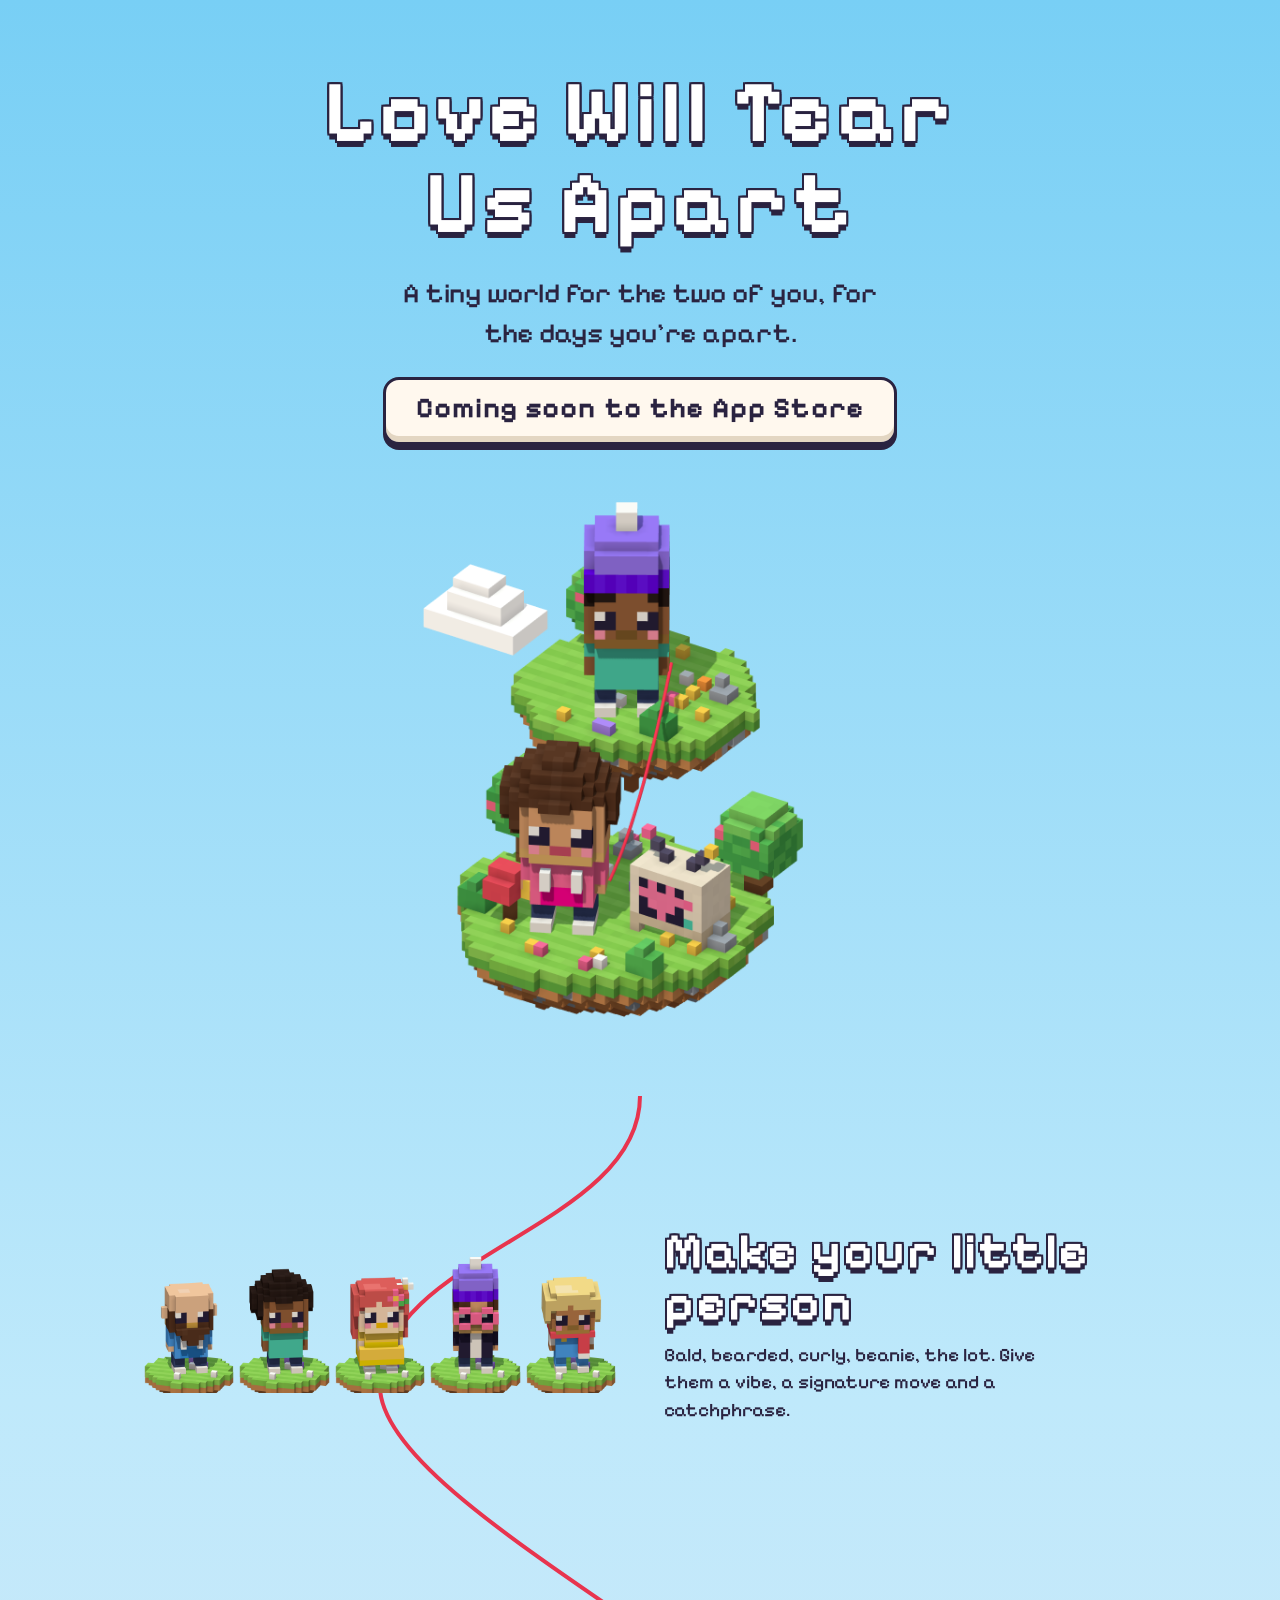
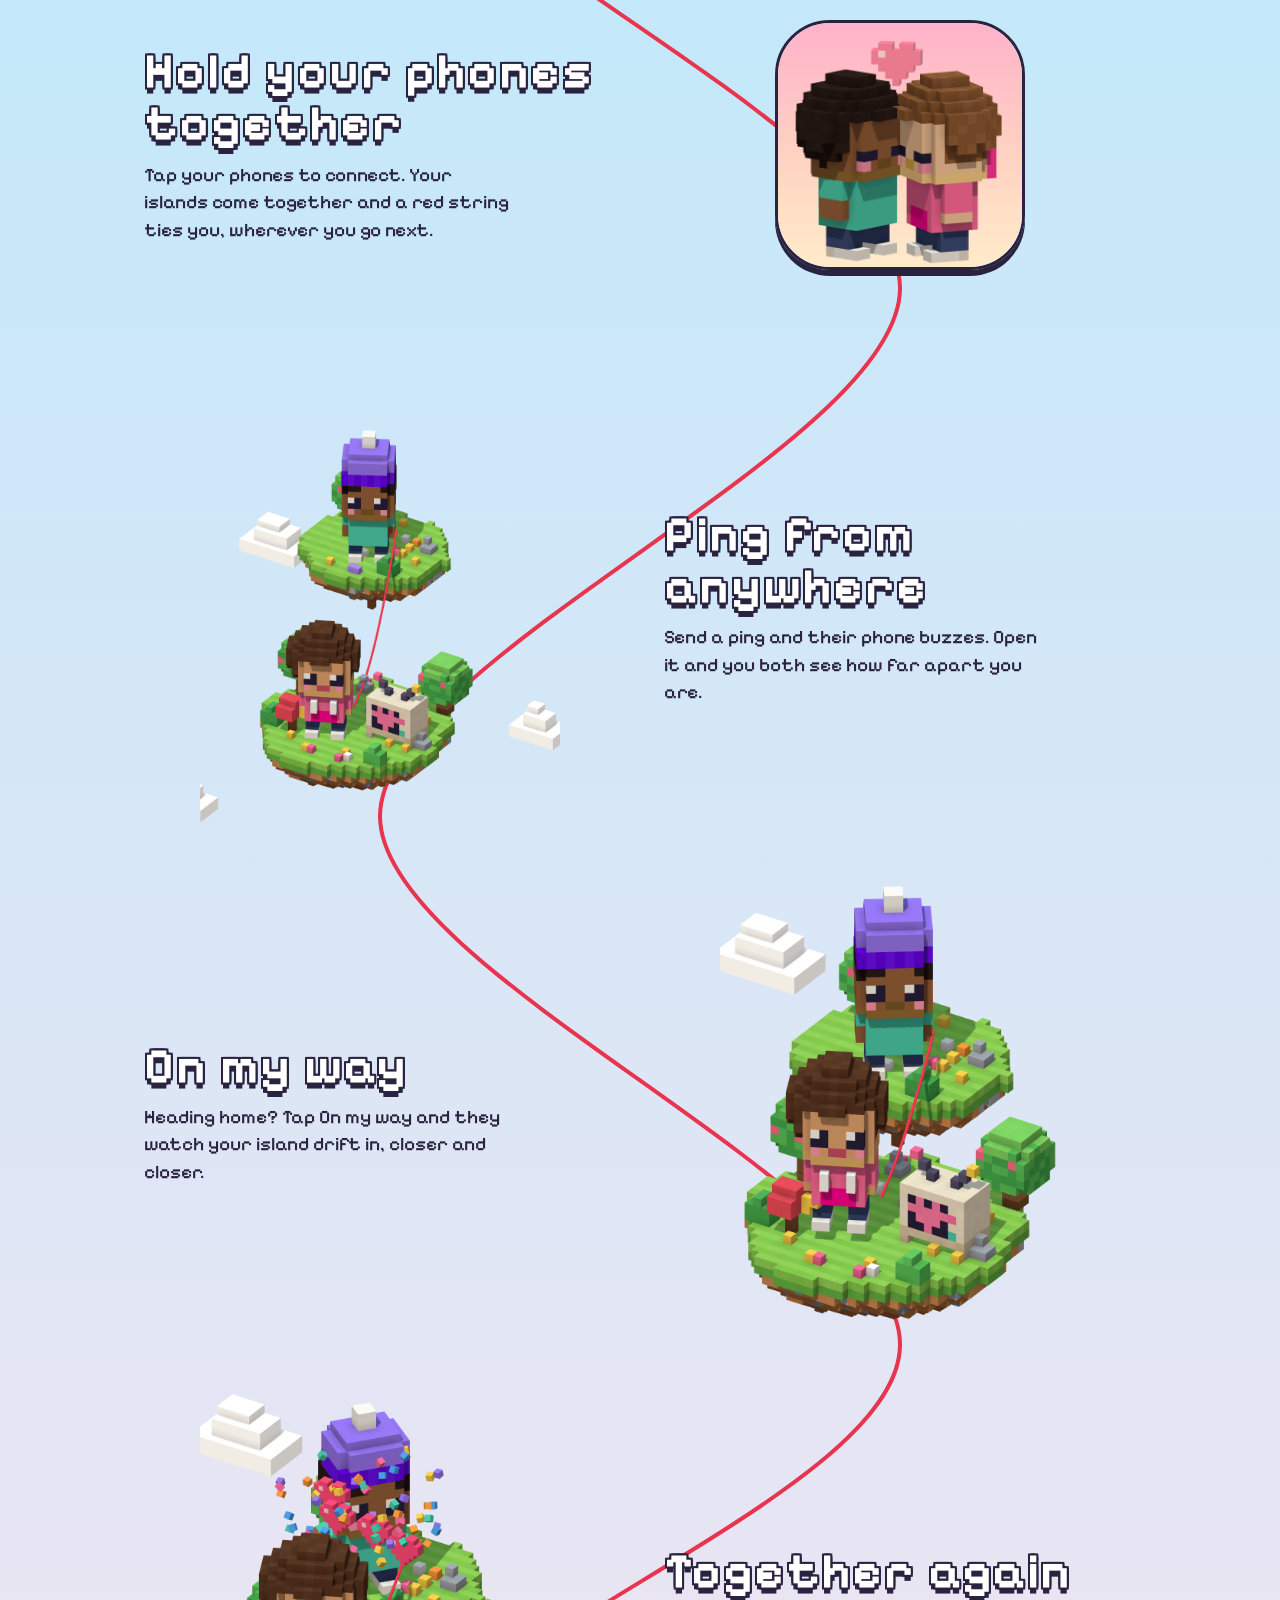
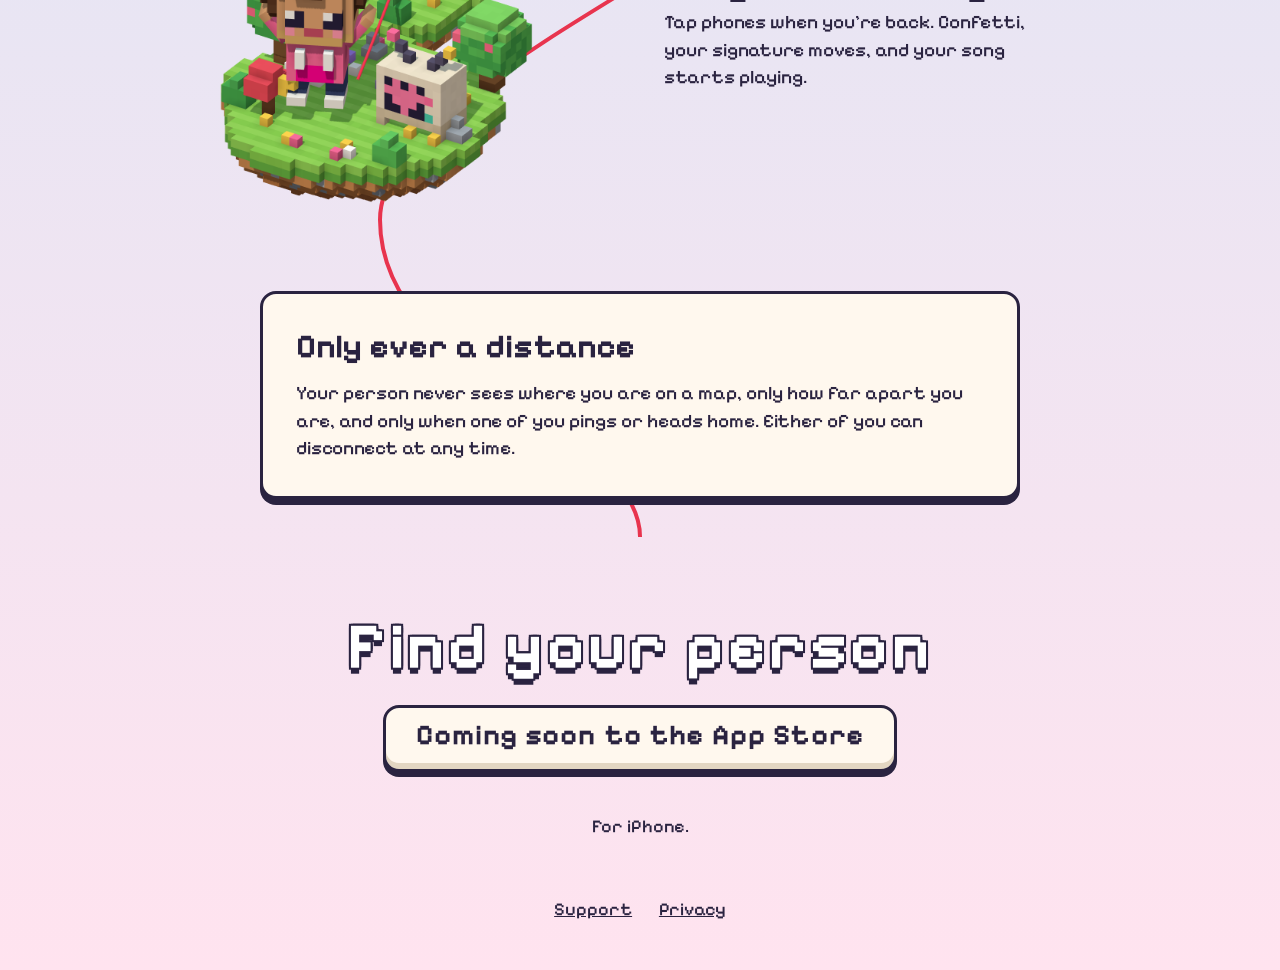
<file: index.html>
<!doctype html>
<html lang="en">
<head>
  <meta charset="utf-8">
  <meta name="viewport" content="width=device-width, initial-scale=1">
  <title>Love Will Tear Us Apart</title>
  <meta name="description" content="A tiny world for the two of you, for the days you're apart. Tap phones to connect, ping to feel how far apart you are, and celebrate being together again.">
  <meta property="og:title" content="Love Will Tear Us Apart">
  <meta property="og:description" content="A tiny world for the two of you, for the days you're apart.">
  <meta property="og:image" content="https://lovewilltearusapart.com/img/hero.png">
  <meta property="og:url" content="https://lovewilltearusapart.com/">
  <meta name="twitter:card" content="summary_large_image">
  <link rel="icon" href="img/favicon.png">
  <link rel="apple-touch-icon" href="img/apple-touch-icon.png">
  <link rel="preconnect" href="https://fonts.googleapis.com">
  <link rel="preconnect" href="https://fonts.gstatic.com" crossorigin>
  <link href="https://fonts.googleapis.com/css2?family=Pixelify+Sans:wght@500;700&display=swap" rel="stylesheet">
  <link rel="stylesheet" href="styles.css">
</head>
<body>
  <header class="hero">
    <h1 class="banner">Love Will Tear Us Apart</h1>
    <p class="lede">A tiny world for the two of you, for the days you're apart.</p>
    <a class="button" data-get href="#">Download the app</a>
    <img class="hero-art" src="img/hero.png" width="940" height="1320" alt="Two little voxel people on two floating islands, joined by a red string">
  </header>

  <main class="story">
    <svg class="string" viewBox="0 0 100 1000" preserveAspectRatio="none" aria-hidden="true">
      <path class="wide" d="M50,0 C50,50 25,60 25,110 S75,240 75,300 S25,440 25,500 S75,640 75,700 S25,820 25,880 S50,960 50,1000" />
      <path class="narrow" d="M4,0 C7,120 1,230 4,340 S7,560 4,670 S1,890 4,1000" />
    </svg>

    <section class="moment">
      <div class="moment-art cast" role="img" aria-label="Five little voxel people on grass pedestals: bald with a beard, curly hair, long red hair with flowers, a beanie and glasses, a blonde bob with a scarf">
        <img src="img/cast0.png" width="560" height="840" alt="">
        <img src="img/cast1.png" width="560" height="840" alt="">
        <img src="img/cast2.png" width="560" height="840" alt="">
        <img src="img/cast3.png" width="560" height="840" alt="">
        <img src="img/cast4.png" width="560" height="840" alt="">
      </div>
      <div>
        <h2 class="banner">Make your little person</h2>
        <p>Bald, bearded, curly, beanie, the lot. Give them a vibe, a signature move and a catchphrase.</p>
      </div>
    </section>

    <section class="moment">
      <img class="moment-art icon" src="img/icon.png" width="1024" height="1024" alt="Two little voxel people, foreheads touching, with a heart above them">
      <div>
        <h2 class="banner">Hold your phones together</h2>
        <p>Tap your phones to connect. Your islands come together and a red string ties you, wherever you go next.</p>
      </div>
    </section>

    <section class="moment">
      <img class="moment-art" src="img/far.png" width="940" height="1320" alt="Two islands far apart, the red string stretched between them">
      <div>
        <h2 class="banner">Ping from anywhere</h2>
        <p>Send a ping and their phone buzzes. Open it and you both see how far apart you are.</p>
      </div>
    </section>

    <section class="moment">
      <img class="moment-art" src="img/near.png" width="940" height="1320" alt="Two islands drifting close together">
      <div>
        <h2 class="banner">On my way</h2>
        <p>Heading home? Tap On my way and they watch your island drift in, closer and closer.</p>
      </div>
    </section>

    <section class="moment">
      <img class="moment-art" src="img/reunion.png" width="940" height="1320" alt="The two islands together in a burst of confetti and hearts">
      <div>
        <h2 class="banner">Together again</h2>
        <p>Tap phones when you're back. Confetti, your signature moves, and your song starts playing.</p>
      </div>
    </section>

    <aside class="promise">
      <h2>Only ever a distance</h2>
      <p>Your person never sees where you are on a map, only how far apart you are, and only when one of you pings or heads home. Either of you can disconnect at any time.</p>
    </aside>
  </main>

  <section class="finale">
    <p class="banner">Find your person</p>
    <a class="button" data-get href="#">Download the app</a>
    <p class="note" data-get-note>For iPhone.</p>
  </section>

  <footer>
    <a href="support.html">Support</a>
    <a href="privacy.html">Privacy</a>
  </footer>

  <script>
    // Where "Download the app" goes: the App Store page once it's live (or a
    // public TestFlight link before then). Until it's set, the buttons say so.
    const DOWNLOAD_URL = '';
    for (const a of document.querySelectorAll('[data-get]')) {
      if (DOWNLOAD_URL) a.href = DOWNLOAD_URL;
      else {
        a.textContent = 'Coming soon to the App Store';
        a.setAttribute('aria-disabled', 'true');
        a.removeAttribute('href');
      }
    }
  </script>
</body>
</html>
</file>
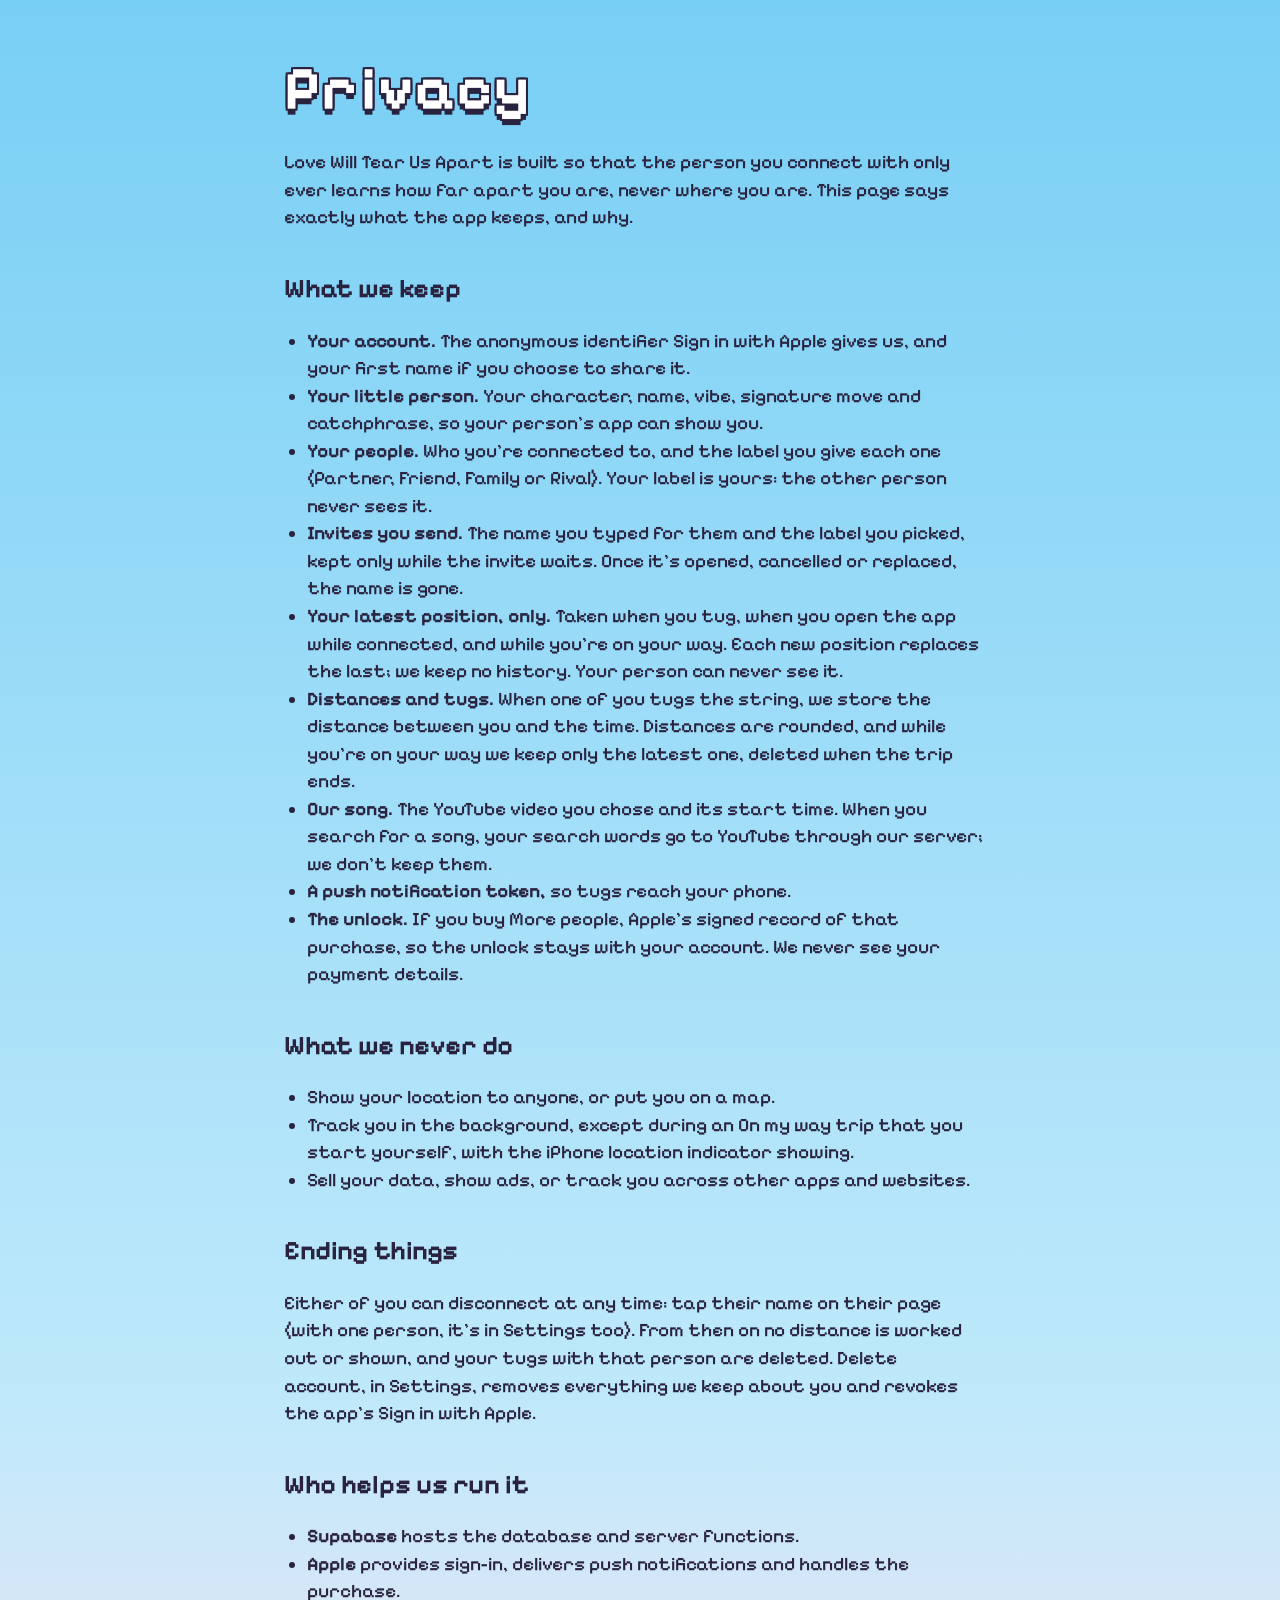
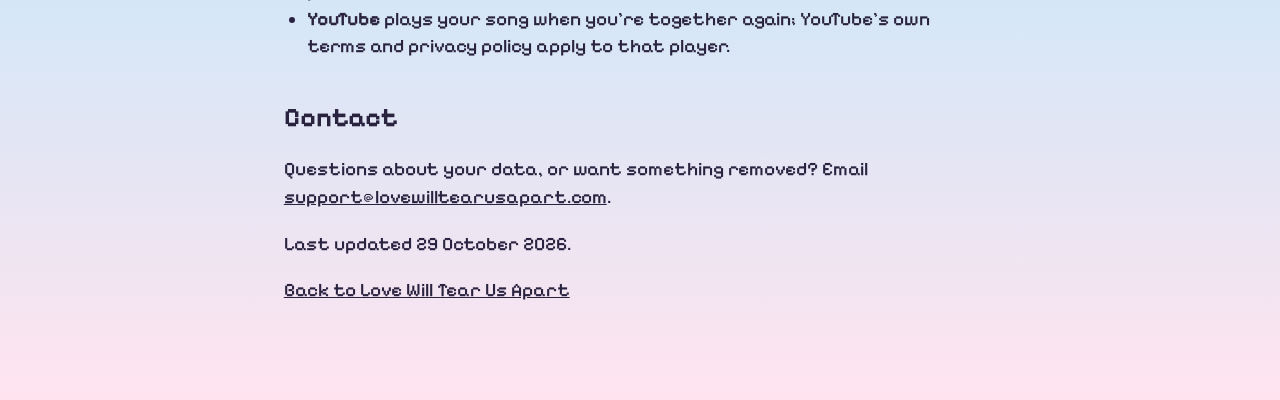
<file: privacy.html>
<!doctype html>
<html lang="en">
<head>
  <meta charset="utf-8">
  <meta name="viewport" content="width=device-width, initial-scale=1">
  <title>Privacy · Love Will Tear Us Apart</title>
  <link rel="icon" href="img/favicon.png">
  <link rel="preconnect" href="https://fonts.googleapis.com">
  <link rel="preconnect" href="https://fonts.gstatic.com" crossorigin>
  <link href="https://fonts.googleapis.com/css2?family=Pixelify+Sans:wght@500;700&display=swap" rel="stylesheet">
  <link rel="stylesheet" href="styles.css">
  <style>
    .policy { position: relative; z-index: 1; max-width: 40rem; margin: 0 auto; padding: 3rem 1.25rem 4rem; }
    .policy h1 { font-size: clamp(2.2rem, 7vw, 3.2rem); margin-bottom: 1.5rem; }
    .policy h2 { margin: 2rem 0 0.5rem; font-size: 1.4rem; }
    .policy p, .policy li { max-width: 62ch; }
    .policy ul { padding-left: 1.2rem; }
  </style>
</head>
<body>
  <main class="policy">
    <h1 class="banner">Privacy</h1>
    <p>Love Will Tear Us Apart is built so that the person you connect with only ever learns how far apart you are, never where you are. This page says exactly what the app keeps, and why.</p>

    <h2>What we keep</h2>
    <ul>
      <li><strong>Your account.</strong> The anonymous identifier Sign in with Apple gives us, and your first name if you choose to share it.</li>
      <li><strong>Your little person.</strong> Your character, name, vibe, signature move and catchphrase, so your person's app can show you.</li>
      <li><strong>Your people.</strong> Who you're connected to, and the label you give each one (Partner, Friend, Family or Rival). Your label is yours: the other person never sees it.</li>
      <li><strong>Invites you send.</strong> The name you typed for them and the label you picked, kept only while the invite waits. Once it's opened, cancelled or replaced, the name is gone.</li>
      <li><strong>Your latest position, only.</strong> Taken when you tug, when you open the app while connected, and while you're on your way. Each new position replaces the last; we keep no history. Your person can never see it.</li>
      <li><strong>Distances and tugs.</strong> When one of you tugs the string, we store the distance between you and the time. Distances are rounded, and while you're on your way we keep only the latest one, deleted when the trip ends.</li>
      <li><strong>Our song.</strong> The YouTube video you chose and its start time. When you search for a song, your search words go to YouTube through our server; we don't keep them.</li>
      <li><strong>A push notification token,</strong> so tugs reach your phone.</li>
      <li><strong>The unlock.</strong> If you buy More people, Apple's signed record of that purchase, so the unlock stays with your account. We never see your payment details.</li>
    </ul>

    <h2>What we never do</h2>
    <ul>
      <li>Show your location to anyone, or put you on a map.</li>
      <li>Track you in the background, except during an On my way trip that you start yourself, with the iPhone location indicator showing.</li>
      <li>Sell your data, show ads, or track you across other apps and websites.</li>
    </ul>

    <h2>Ending things</h2>
    <p>Either of you can disconnect at any time: tap their name on their page (with one person, it's in Settings too). From then on no distance is worked out or shown, and your tugs with that person are deleted. Delete account, in Settings, removes everything we keep about you and revokes the app's Sign in with Apple.</p>

    <h2>Who helps us run it</h2>
    <ul>
      <li><strong>Supabase</strong> hosts the database and server functions.</li>
      <li><strong>Apple</strong> provides sign-in, delivers push notifications and handles the purchase.</li>
      <li><strong>YouTube</strong> plays your song when you're together again; YouTube's own terms and privacy policy apply to that player.</li>
    </ul>

    <h2>Contact</h2>
    <p>Questions about your data, or want something removed? Email <a href="mailto:support@lovewilltearusapart.com">support@lovewilltearusapart.com</a>.</p>

    <p>Last updated 29 October 2026.</p>

    <p><a href="./">Back to Love Will Tear Us Apart</a></p>
  </main>
</body>
</html>
</file>
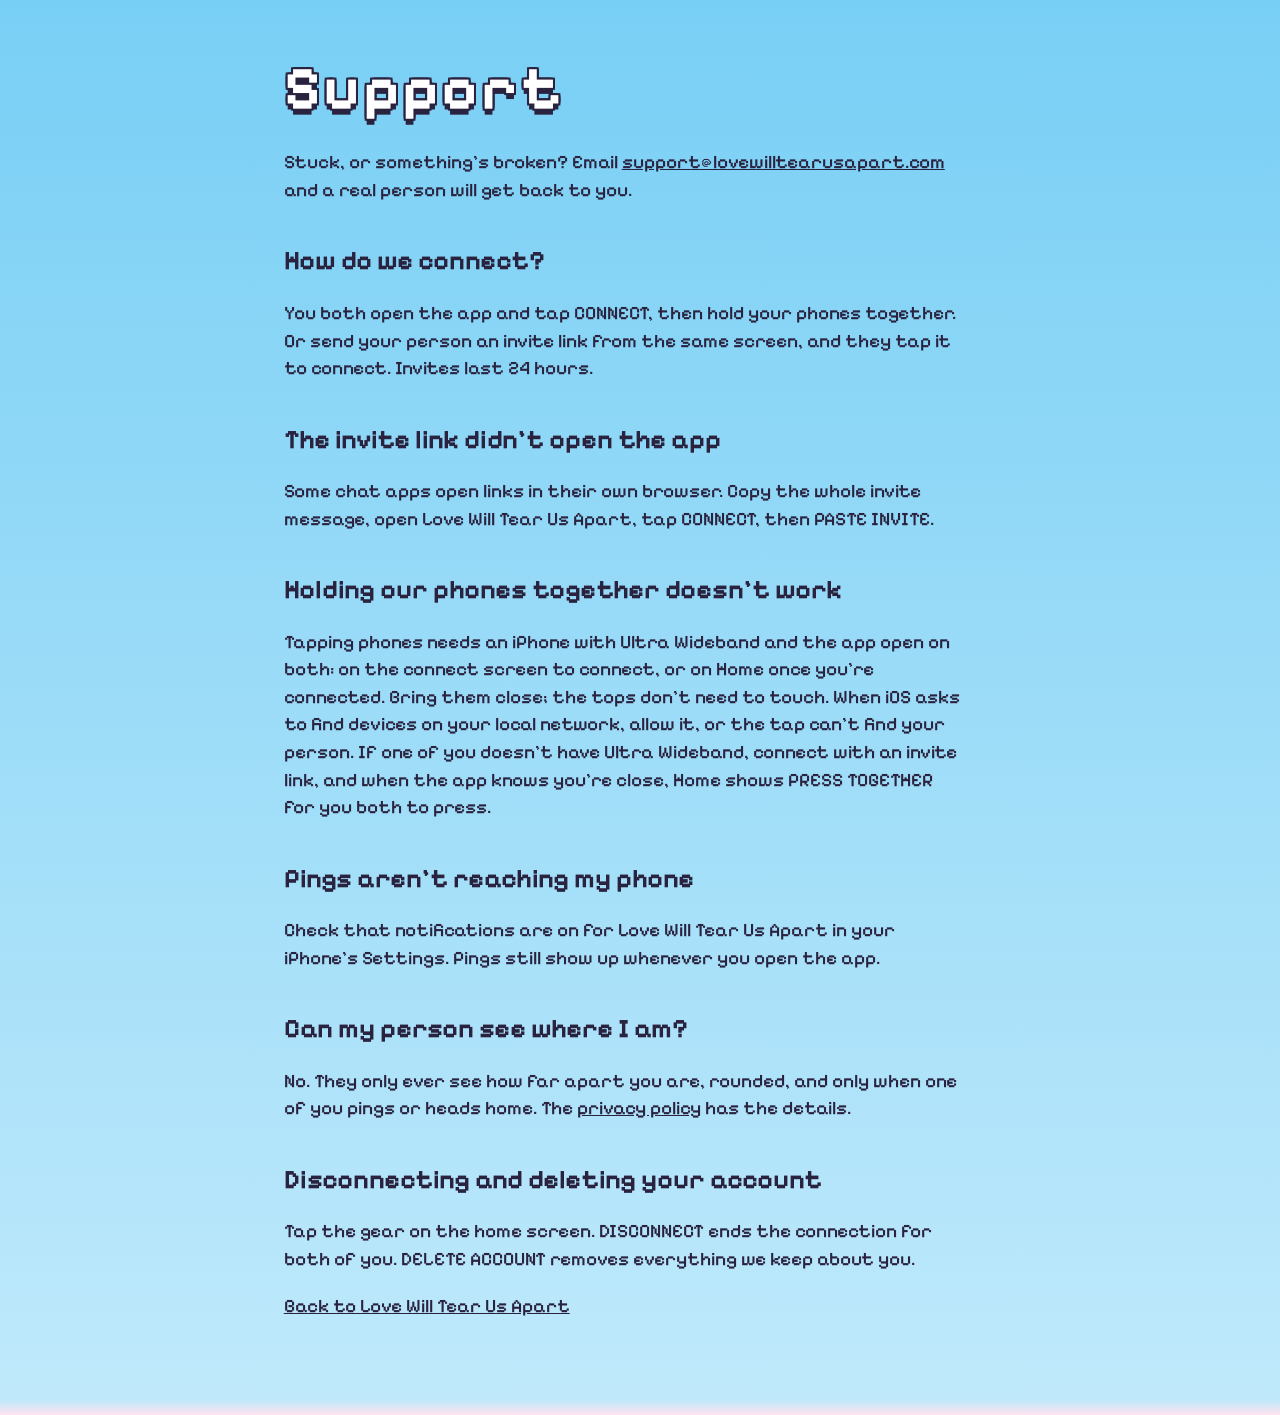
<file: support.html>
<!doctype html>
<html lang="en">
<head>
  <meta charset="utf-8">
  <meta name="viewport" content="width=device-width, initial-scale=1">
  <title>Support · Love Will Tear Us Apart</title>
  <link rel="icon" href="img/favicon.png">
  <link rel="preconnect" href="https://fonts.googleapis.com">
  <link rel="preconnect" href="https://fonts.gstatic.com" crossorigin>
  <link href="https://fonts.googleapis.com/css2?family=Pixelify+Sans:wght@500;700&display=swap" rel="stylesheet">
  <link rel="stylesheet" href="styles.css">
  <style>
    .policy { position: relative; z-index: 1; max-width: 40rem; margin: 0 auto; padding: 3rem 1.25rem 4rem; }
    .policy h1 { font-size: clamp(2.2rem, 7vw, 3.2rem); margin-bottom: 1.5rem; }
    .policy h2 { margin: 2rem 0 0.5rem; font-size: 1.4rem; }
    .policy p, .policy li { max-width: 62ch; }
    .policy ul { padding-left: 1.2rem; }
  </style>
</head>
<body>
  <main class="policy">
    <h1 class="banner">Support</h1>
    <p>Stuck, or something's broken? Email <a href="mailto:support@lovewilltearusapart.com">support@lovewilltearusapart.com</a> and a real person will get back to you.</p>

    <h2>How do we connect?</h2>
    <p>You both open the app and tap CONNECT, then hold your phones together. Or send your person an invite link from the same screen, and they tap it to connect. Invites last 24 hours.</p>

    <h2>The invite link didn't open the app</h2>
    <p>Some chat apps open links in their own browser. Copy the whole invite message, open Love Will Tear Us Apart, tap CONNECT, then PASTE INVITE.</p>

    <h2>Holding our phones together doesn't work</h2>
    <p>Tapping phones needs an iPhone with Ultra Wideband and the app open on both: on the connect screen to connect, or on Home once you're connected. Bring them close; the tops don't need to touch. When iOS asks to find devices on your local network, allow it, or the tap can't find your person. If one of you doesn't have Ultra Wideband, connect with an invite link, and when the app knows you're close, Home shows PRESS TOGETHER for you both to press.</p>

    <h2>Pings aren't reaching my phone</h2>
    <p>Check that notifications are on for Love Will Tear Us Apart in your iPhone's Settings. Pings still show up whenever you open the app.</p>

    <h2>Can my person see where I am?</h2>
    <p>No. They only ever see how far apart you are, rounded, and only when one of you pings or heads home. The <a href="privacy.html">privacy policy</a> has the details.</p>

    <h2>Disconnecting and deleting your account</h2>
    <p>Tap the gear on the home screen. DISCONNECT ends the connection for both of you. DELETE ACCOUNT removes everything we keep about you.</p>

    <p><a href="./">Back to Love Will Tear Us Apart</a></p>
  </main>
</body>
</html>
</file>
<file: styles.css>
/* Love Will Tear Us Apart — the app's own look: the voxel world's sky, Pixelify
   Sans, chunky game buttons with hard ink drops, and one red string tying the
   page together the way it ties your two islands. */

:root {
  --sky-top: #78cff5;
  --sky-mid: #bfe9fb;
  --blush: #ffe3ef;
  --ink: #2a2340;
  --pink: #ff6fa3;
  --pink-edge: #c94478;
  --string: #e8344e;
  --cream: #fff8ee;
  --cream-edge: #e3d6c2;
  --font: 'Pixelify Sans', system-ui, sans-serif;
}

* { box-sizing: border-box; }

html {
  min-height: 100%;
  /* The sky runs the whole page: blue at the top, blush by the end. */
  background: linear-gradient(var(--sky-top) 0, var(--sky-mid) 1400px, var(--blush) 100%);
  color: var(--ink);
  font: 500 1.1875rem/1.45 var(--font);
  -webkit-text-size-adjust: 100%;
}

body { margin: 0; min-height: 100vh; }

img { display: block; max-width: 100%; height: auto; }

a { color: inherit; }

:focus-visible { outline: 3px solid var(--ink); outline-offset: 4px; border-radius: 6px; }

/* The display type: white with a 2 px ink outline and a 4 px ink drop, like the app's banners. */
.banner {
  margin: 0;
  color: #fff;
  font-weight: 700;
  letter-spacing: 0.04em;
  line-height: 1.05;
  text-shadow:
    -2px -2px 0 var(--ink), 2px -2px 0 var(--ink), -2px 2px 0 var(--ink), 2px 2px 0 var(--ink),
    0 -2px 0 var(--ink), 0 2px 0 var(--ink), -2px 0 0 var(--ink), 2px 0 0 var(--ink),
    0 6px 0 var(--ink);
}

/* The chunky button: pink face, darker bottom edge, hard ink drop; presses down onto it. */
.button {
  display: inline-block;
  padding: 0.7rem 1.6rem 1.05rem;
  border: 3px solid var(--ink);
  border-radius: 16px;
  background: var(--pink);
  box-shadow: inset 0 -7px 0 var(--pink-edge), 0 5px 0 var(--ink);
  color: #fff;
  font: 700 1.5rem/1 var(--font);
  letter-spacing: 0.04em;
  text-decoration: none;
  text-shadow: -1.5px -1.5px 0 var(--ink), 1.5px -1.5px 0 var(--ink), -1.5px 1.5px 0 var(--ink), 1.5px 1.5px 0 var(--ink), 0 3px 0 var(--ink);
  transition: transform 80ms ease-out, box-shadow 80ms ease-out;
}
.button:active { transform: translateY(4px); box-shadow: inset 0 -7px 0 var(--pink-edge), 0 1px 0 var(--ink); }
.button[aria-disabled='true'] { background: var(--cream); box-shadow: inset 0 -6px 0 var(--cream-edge), 0 5px 0 var(--ink); color: var(--ink); text-shadow: none; cursor: default; }

.note { margin: 0.9rem 0 0; font-size: 0.95rem; }

/* ─── hero ─────────────────────────────────────────────── */

.hero {
  position: relative;
  z-index: 1;
  display: grid;
  justify-items: center;
  gap: 1.25rem;
  padding: 3.5rem 1rem 1rem;
  text-align: center;
}
.hero .banner { font-size: clamp(2.4rem, 8vw, 4.6rem); max-width: 12ch; }
.hero .lede { margin: 0; max-width: 30ch; font-size: clamp(1.15rem, 2.6vw, 1.45rem); }
.hero-art { width: min(440px, 88vw); margin-top: -0.5rem; animation: bob 5s ease-in-out infinite; }

@keyframes bob { 50% { transform: translateY(-8px); } }

/* ─── the moments, along the red string ───────────────── */

.story { position: relative; max-width: 1040px; margin: 0 auto; padding: 1rem 1.25rem 2rem; }

.string { position: absolute; inset: 0; width: 100%; height: 100%; pointer-events: none; z-index: 0; }
.string path { fill: none; stroke: var(--string); stroke-width: 4; stroke-linecap: round; vector-effect: non-scaling-stroke; }
.string .narrow { display: none; }

.moment {
  position: relative;
  z-index: 1;
  display: grid;
  grid-template-columns: 1fr 1fr;
  align-items: center;
  gap: 2.5rem;
  min-height: 420px;
}
.moment:nth-of-type(even) .moment-art { order: 2; }
.moment-art { justify-self: center; width: min(360px, 100%); }
.moment-art.icon { width: min(250px, 70%); border: 3px solid var(--ink); border-radius: 22%; box-shadow: 0 6px 0 var(--ink); }
.moment h2 { margin: 0 0 0.6rem; font-size: clamp(1.9rem, 4vw, 2.6rem); }
.moment p { margin: 0; max-width: 34ch; }

.moment-art.cast { width: min(560px, 100%); }
.cast { display: grid; grid-template-columns: repeat(5, 1fr); align-items: end; gap: 0.25rem; width: 100%; }

/* ─── the promise ─────────────────────────────────────── */

.promise {
  position: relative;
  z-index: 1;
  max-width: 40rem;
  margin: 1rem auto 0;
  padding: 1.5rem 1.75rem 1.75rem;
  border: 3px solid var(--ink);
  border-radius: 16px;
  background: var(--cream);
  box-shadow: 0 6px 0 var(--ink);
}
.promise h2 { margin: 0 0 0.5rem; font-size: 1.75rem; font-weight: 700; color: var(--ink); }
.promise p { margin: 0; }

/* ─── the end ─────────────────────────────────────────── */

.finale { position: relative; z-index: 1; display: grid; justify-items: center; gap: 1.25rem; padding: 4rem 1rem 3rem; text-align: center; }
.finale .banner { font-size: clamp(2rem, 6vw, 3.4rem); }

footer { padding: 0 1rem 2.5rem; text-align: center; font-size: 0.95rem; }
footer a { margin: 0 0.6rem; }

/* ─── narrow screens: one column, the string runs down the left ── */

@media (max-width: 720px) {
  .string .wide { display: none; }
  .string .narrow { display: inline; }
  .story { padding-left: 2.5rem; }
  .moment { grid-template-columns: 1fr; gap: 1rem; min-height: 0; padding: 2rem 0; text-align: left; }
  .moment:nth-of-type(even) .moment-art { order: 0; }
  .moment-art { justify-self: start; width: min(300px, 100%); }
  .moment-art.cast { width: 100%; }
  .cast { grid-template-columns: repeat(5, 1fr); }
}

@media (prefers-reduced-motion: reduce) {
  .hero-art { animation: none; }
  .button { transition: none; }
}
</file>
